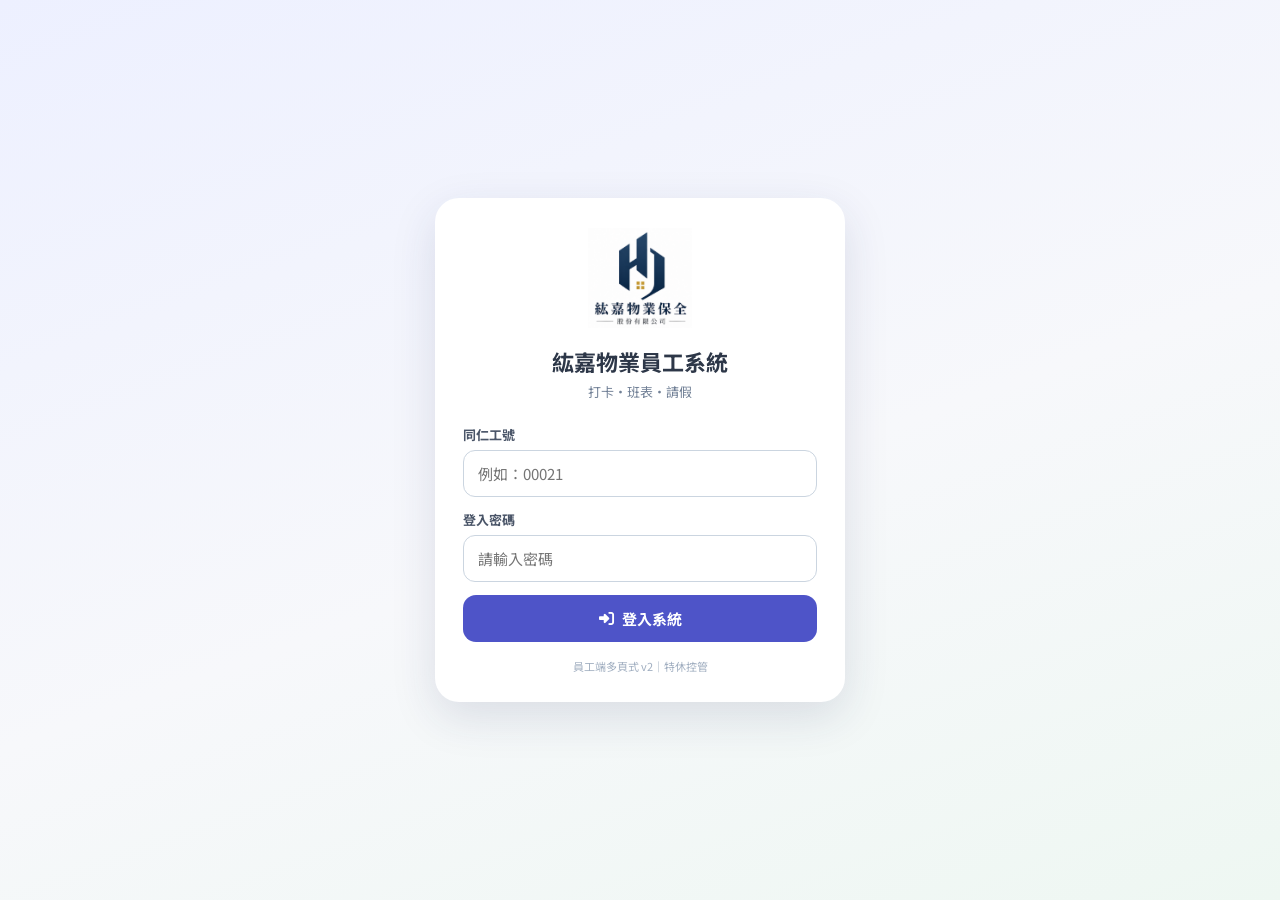
<file: index.html>
<!doctype html>
<html lang="zh-TW"><head><meta charset="utf-8"><meta name="viewport" content="width=device-width,initial-scale=1,maximum-scale=1,user-scalable=no">
<title>紘嘉物業員工登入</title>
<link rel="manifest" href="manifest.json"><meta name="theme-color" content="#4e54c8"><meta name="apple-mobile-web-app-capable" content="yes"><meta name="apple-mobile-web-app-status-bar-style" content="default"><link rel="apple-touch-icon" href="assets/company-logo.png"><script defer src="assets/pwa.js"></script>
<link rel="preconnect" href="https://fonts.googleapis.com"><link href="https://fonts.googleapis.com/css2?family=Noto+Sans+TC:wght@400;500;700&display=swap" rel="stylesheet">
<link rel="stylesheet" href="https://cdnjs.cloudflare.com/ajax/libs/font-awesome/6.4.0/css/all.min.css"><style>

*{box-sizing:border-box;margin:0;padding:0;font-family:"Noto Sans TC",sans-serif;-webkit-tap-highlight-color:transparent}
:root{--primary:#4e54c8;--primary-dark:#3d43a7;--success:#27ae60;--danger:#e53e3e;--warning:#d69e2e;--bg:#f3f5f9;--card:#fff;--text:#2d3748;--muted:#718096;--line:#e2e8f0}
body{background:var(--bg);color:var(--text);min-height:100vh}
a{text-decoration:none;color:inherit}
.app-shell{max-width:720px;margin:0 auto;min-height:100vh;background:var(--bg);padding-bottom:82px}
.topbar{position:sticky;top:0;z-index:30;background:rgba(255,255,255,.96);backdrop-filter:blur(12px);border-bottom:1px solid var(--line);padding:12px 16px;display:flex;align-items:center;justify-content:space-between}
.brand{display:flex;align-items:center;gap:10px}
.brand img{width:42px;height:42px;object-fit:contain;border-radius:10px;background:white}
.brand h1{font-size:17px}.brand p{font-size:11px;color:var(--muted);margin-top:2px}
.header-action{border:none;background:#fff5f5;color:var(--danger);border:1px solid #fed7d7;border-radius:10px;padding:8px 12px;font-weight:700;cursor:pointer}
.page-content{padding:16px}
.card{background:var(--card);border-radius:18px;padding:16px;box-shadow:0 5px 18px rgba(33,40,74,.07);margin-bottom:14px;border:1px solid rgba(226,232,240,.8)}
.card-title{display:flex;align-items:center;gap:8px;font-size:15px;font-weight:700;margin-bottom:12px}
.hero{background:linear-gradient(135deg,#4e54c8,#7379e9);color:white}
.hero .sub{font-size:12px;opacity:.85}.hero h2{font-size:22px;margin:6px 0 12px}.hero-grid{display:grid;grid-template-columns:1fr 1fr;gap:8px}
.hero-grid div{background:rgba(255,255,255,.13);border-radius:12px;padding:10px;font-size:13px}
.grid-2{display:grid;grid-template-columns:1fr 1fr;gap:10px}
.stat{background:#f8fafc;border:1px solid var(--line);border-radius:14px;padding:12px}
.stat small{display:block;color:var(--muted);margin-bottom:5px}.stat strong{font-size:18px}
.clock{background:#1a202c;color:white;border-radius:18px;padding:16px;text-align:center}
.clock-time{font:700 34px monospace;color:#65e7ef}.clock-date{font-size:13px;color:#a0aec0;margin-top:3px}
.form-group{margin-bottom:13px}.form-group label{display:block;font-size:13px;font-weight:700;margin-bottom:6px;color:#4a5568}
.control{width:100%;border:1px solid #cbd5e0;border-radius:12px;padding:12px 14px;background:#fff;font-size:15px;outline:none}
.control:focus{border-color:var(--primary);box-shadow:0 0 0 3px rgba(78,84,200,.12)}
.btn{width:100%;border:none;border-radius:13px;padding:13px;font-size:15px;font-weight:700;cursor:pointer;display:flex;align-items:center;justify-content:center;gap:8px}
.btn-primary{background:var(--primary);color:white}.btn-success{background:var(--success);color:white}.btn-danger{background:var(--danger);color:white}.btn-light{background:#edf2f7;color:#4a5568}
.punch-grid{display:grid;grid-template-columns:1fr 1fr;gap:10px}.punch-grid .btn{height:78px;flex-direction:column}
.notice{background:#fffaf0;border:1px solid #feebc8;border-radius:14px;padding:12px;font-size:13px;line-height:1.55}
.notice-item{padding-bottom:8px;margin-bottom:8px;border-bottom:1px dashed #fbd38d}.notice-item:last-child{border:0;margin:0;padding:0}
.bottom-nav{position:fixed;bottom:0;left:50%;transform:translateX(-50%);width:min(720px,100%);z-index:50;background:white;border-top:1px solid var(--line);display:grid;grid-template-columns:repeat(3,1fr);padding:8px 8px calc(8px + env(safe-area-inset-bottom));box-shadow:0 -6px 20px rgba(0,0,0,.06)}
.nav-item{text-align:center;color:#718096;font-size:11px;font-weight:700;padding:5px}.nav-item i{display:block;font-size:20px;margin-bottom:4px}.nav-item.active{color:var(--primary)}
.login-page{min-height:100vh;display:flex;align-items:center;justify-content:center;padding:20px;background:linear-gradient(160deg,#edf0ff,#f7f8fb 55%,#eef7f2)}
.login-card{width:100%;max-width:410px;background:white;border-radius:24px;padding:28px;box-shadow:0 15px 45px rgba(38,47,89,.13)}
.login-logo{text-align:center;margin-bottom:24px}.login-logo img{width:104px;height:104px;object-fit:contain}.login-logo h1{font-size:22px;margin-top:10px}.login-logo p{font-size:13px;color:var(--muted);margin-top:5px}
.loading{position:fixed;inset:0;background:rgba(255,255,255,.86);display:none;align-items:center;justify-content:center;flex-direction:column;z-index:999}
.spinner{width:42px;height:42px;border:4px solid #e2e8f0;border-top-color:var(--primary);border-radius:50%;animation:spin .8s linear infinite;margin-bottom:10px}@keyframes spin{to{transform:rotate(360deg)}}
.schedule-card{background:white;border:1px solid var(--line);border-radius:14px;padding:12px;margin-bottom:9px}.schedule-card.today{border:2px solid var(--primary);background:#f8f8ff}
.date-row{display:flex;justify-content:space-between;gap:8px;margin-bottom:6px}.badge{display:inline-block;padding:3px 8px;border-radius:7px;font-size:11px;font-weight:700}.badge-ok{background:#c6f6d5;color:#22543d}.badge-wait{background:#feebc8;color:#975a16}.badge-no{background:#fed7d7;color:#9b2c2c}
.month-bar{display:grid;grid-template-columns:auto 1fr auto;gap:8px;align-items:center}.month-bar .btn{width:auto;padding:12px}
.history-card{background:#f8fafc;border:1px solid var(--line);border-radius:13px;padding:12px;margin-bottom:8px;font-size:13px;line-height:1.55}
.duration{background:#f0fff4;border:1px solid #c6f6d5;color:#22543d;border-radius:12px;padding:10px 12px;font-size:13px}
.empty{text-align:center;color:var(--muted);font-size:13px;padding:24px}
@media(max-width:480px){.page-content{padding:12px}.topbar{padding:10px 12px}.brand h1{font-size:15px}.hero h2{font-size:20px}}

.profile-grid{display:grid;grid-template-columns:1fr 1fr;gap:10px}
.profile-item{background:#f8fafc;border:1px solid var(--line);border-radius:13px;padding:11px}
.profile-item small{display:block;color:var(--muted);font-size:11px;margin-bottom:4px}
.profile-item strong{font-size:15px}
.leave-balance{display:grid;grid-template-columns:repeat(3,1fr);gap:8px}
.leave-balance .balance-box{border-radius:13px;padding:11px 6px;text-align:center;background:#f8fafc;border:1px solid var(--line)}
.balance-box b{display:block;font-size:20px;color:var(--primary)}
.balance-box span{font-size:11px;color:var(--muted)}
.balance-box.remaining{background:#f0fff4;border-color:#c6f6d5}.balance-box.remaining b{color:#23834c}
.balance-warning{background:#fff5f5;border:1px solid #fed7d7;color:#9b2c2c;padding:10px 12px;border-radius:12px;font-size:13px;margin-top:10px}

</style></head>
<body><div class="login-page"><div class="login-card">
<div class="login-logo"><img src="assets/company-logo.png" alt="紘嘉物業保全股份有限公司 Logo"><h1>紘嘉物業員工系統</h1><p>打卡・班表・請假</p></div>
<div class="form-group"><label>同仁工號</label><input id="loginUser" class="control" inputmode="numeric" placeholder="例如：00021"></div>
<div class="form-group"><label>登入密碼</label><input id="loginPwd" type="password" class="control" placeholder="請輸入密碼"></div>
<button class="btn btn-primary" onclick="login()"><i class="fa-solid fa-right-to-bracket"></i>登入系統</button>
<p style="text-align:center;color:#a0aec0;font-size:11px;margin-top:16px;">員工端多頁式 v2｜特休控管</p>
</div></div>
<div class="loading" id="loading"><div class="spinner"></div><b id="loadingText">登入中...</b></div>
<script>

const BASE_GAS_URL = "https://script.google.com/macros/s/AKfycbzQp1OVw4DdjuO0XzQUH3G8b2I0URZcJqViMppUbnRcOFQZSBh8K2f3IkNOneB-ohM/exec";
const SESSION_KEY = "hongjia_employee_session_v2";

function saveSession(data) {
  localStorage.setItem(SESSION_KEY, JSON.stringify(data));
}
function getSession() {
  try { return JSON.parse(localStorage.getItem(SESSION_KEY) || "null"); } catch(e) { return null; }
}
function requireSession() {
  const s = getSession();
  if(!s || !s.employeeId) { location.href = "index.html"; return null; }
  return s;
}
function logout() {
  localStorage.removeItem(SESSION_KEY);
  location.href = "index.html";
}
function showLoading(text) {
  const el = document.getElementById("loading");
  const t = document.getElementById("loadingText");
  if(t) t.textContent = text || "資料處理中...";
  if(el) el.style.display = "flex";
}
function hideLoading() {
  const el = document.getElementById("loading");
  if(el) el.style.display = "none";
}
function jsonp(url, callbackName) {
  return new Promise((resolve,reject)=>{
    let done=false;
    const cleanup=()=>{ const s=document.getElementById(callbackName); if(s)s.remove(); try{delete window[callbackName]}catch(e){} };
    const timer=setTimeout(()=>{ if(done)return; done=true; cleanup(); reject(new Error("timeout")); },15000);
    window[callbackName]=(data)=>{ if(done)return; done=true; clearTimeout(timer); cleanup(); resolve(data); };
    const script=document.createElement("script");
    script.id=callbackName;
    script.src=url+(url.includes("?")?"&":"?")+"callback="+encodeURIComponent(callbackName)+"&_ts="+Date.now();
    script.onerror=()=>{ if(done)return; done=true; clearTimeout(timer); cleanup(); reject(new Error("network")); };
    document.body.appendChild(script);
  });
}
function esc(v) {
  return String(v==null?"":v).replace(/[&<>'"]/g,c=>({"&":"&amp;","<":"&lt;",">":"&gt;","'":"&#39;",'"':"&quot;"}[c]));
}
function currentMonthName() {
  const d=new Date();
  return `${d.getFullYear()}年${String(d.getMonth()+1).padStart(2,"0")}月`;
}
function initBrandUser() {
  const s=getSession();
  document.querySelectorAll("[data-emp-name]").forEach(el=>el.textContent=s?.employeeName||"同仁");
}

</script><script>
if(getSession()?.employeeId) location.href="dashboard.html";
async function login(){
 const raw=document.getElementById("loginUser").value.trim(), pwd=document.getElementById("loginPwd").value.trim();
 if(!raw||!pwd){alert("請輸入工號與密碼");return}
 const employeeId=("00000"+raw).slice(-5); showLoading("正在驗證身分...");
 try{
  const url=`${BASE_GAS_URL}?action=login&employeeId=${employeeId}&password=${encodeURIComponent(pwd)}`;
  const res=await jsonp(url,"cb_login_"+Date.now());
  hideLoading();
  if(!res.success){alert(res.message||"登入失敗");return}
  saveSession({employeeId,employeeName:res.employeeName,identityType:res.identityType||"",joinDate:res.joinDate||"",assignedLocation:res.assignedLocation||"",allLocations:res.allLocations||[]});
  location.href="dashboard.html";
 }catch(e){hideLoading();alert("無法連線系統，請稍後再試")}
}
</script></body></html>
</file>
